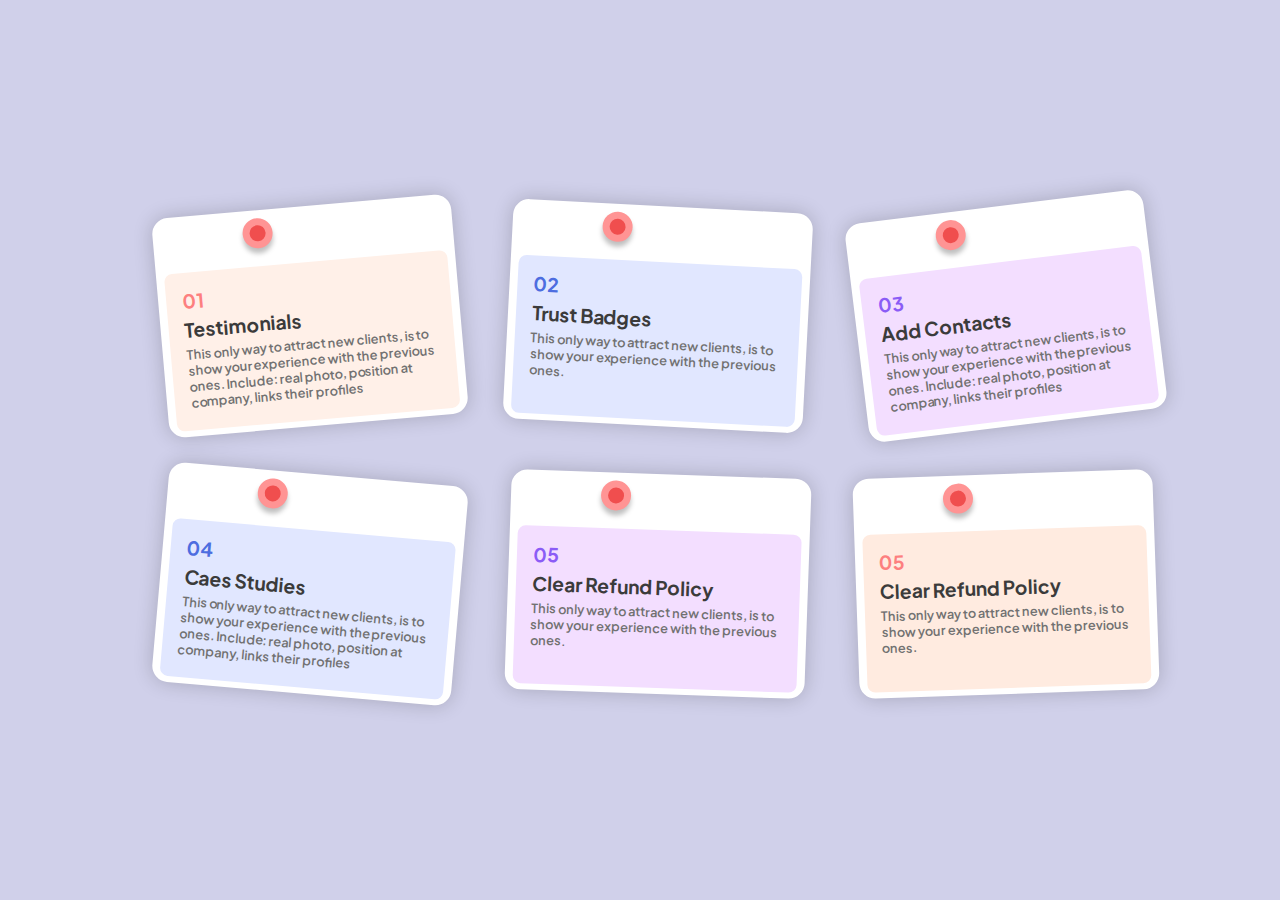
<file: components/vanilla/Cards/Notes_Style_Card/index.html>
<!DOCTYPE html>
<html lang="en">
<head>
    <meta charset="UTF-8">
    <meta name="viewport" content="width=device-width, initial-scale=1.0">
    <title>Stickey Style Notes</title>
    <link rel="stylesheet" href="style.css">
</head>
<body>

    <div class="main_wrapper">
        <div class="notes_container">
            <div class="notes_card card_01">
                <div class="box_01">
                    <div class="box_02"></div>
                </div>
                <div class="inner_content one">
                    <span>01</span>
                    <h3>Testimonials</h3>
                    <p>This only way to attract new clients, is to show your experience with the previous ones. Include: real photo, position at company, links their profiles</p>
                </div>
            </div>
            <div class="notes_card card_02">
                <div class="box_01">
                    <div class="box_02"></div>
                </div>
                <div class="inner_content two">
                    <span>02</span>
                    <h3>Trust Badges</h3>
                    <p>This only way to attract new clients, is to show your experience with the previous ones.</p>
                </div>
            </div>
            <div class="notes_card card_03">
                <div class="box_01">
                    <div class="box_02"></div>
                </div>
                <div class="inner_content three">
                    <span>03</span>
                    <h3>Add Contacts</h3>
                    <p>This only way to attract new clients, is to show your experience with the previous ones. Include: real photo, position at company, links their profiles</p>
                </div>
            </div>
            <div class="notes_card card_04">
                <div class="box_01">
                    <div class="box_02"></div>
                </div>
                <div class="inner_content four">
                    <span>04</span>
                    <h3>Caes Studies</h3>
                    <p>This only way to attract new clients, is to show your experience with the previous ones. Include: real photo, position at company, links their profiles</p>
                </div>
            </div>
            <div class="notes_card card_05">
                <div class="box_01">
                    <div class="box_02"></div>
                </div>
                <div class="inner_content five">
                    <span>05</span>
                    <h3>Clear Refund Policy</h3>
                    <p>This only way to attract new clients, is to show your experience with the previous ones.</p>
                </div>
            </div>
            <div class="notes_card card_06">
                <div class="box_01">
                    <div class="box_02"></div>
                </div>
                <div class="inner_content six">
                    <span>05</span>
                    <h3>Clear Refund Policy</h3>
                    <p>This only way to attract new clients, is to show your experience with the previous ones.</p>
                </div>
            </div>
        </div>
    </div>
    
</body>
</html>
</file>
<file: components/vanilla/Cards/Notes_Style_Card/style.css>
@import url('https://fonts.googleapis.com/css2?family=Plus+Jakarta+Sans:ital,wght@0,200..800;1,200..800&display=swap');

* {
    margin: 0;
    padding: 0;
    box-sizing: border-box;
}

html, body {
    height: 100%;
    width: 100%;
    font-family: "Plus Jakarta Sans", sans-serif;
}

.main_wrapper {
    min-height: 100vh;
    width: 100%;
    background-color: #d0d0ea;
    display: flex;
    align-items: center;
    justify-content: center;
}

.notes_container {
    height: 100%;
    width: 80%;
    padding: 1.5em 2em;
    background-size: cover;
    background-position: center;
    display: grid;
    grid-template-columns: repeat(3, 300px);
    grid-template-rows: repeat(2, 220px);
    gap: 3rem;
}

.notes_card {
    position: relative;
    padding: 3rem 0.5rem 0.4rem 0.5rem;
    background-color: #fff;
    box-shadow: 0 0 20px rgba(0, 0, 0, 0.2);
    border: none;
    border-radius: 1rem;
    transform: rotate(5deg);
    transition: all 0.2s ease-in-out 0s;
    display: flex;
    align-items: flex-end;
    cursor: pointer;
}

.notes_card:hover {
    transform: rotate(-1deg);
}

.notes_card .inner_content {
    height: 95%;
    padding: 1rem;
    margin-top: 0.5rem;
    border-radius: 0.5rem;
}

.inner_content span {
    font-size: 1.2rem;
    font-weight: 700;
    margin-bottom: 0.3rem;
    display: block;
}

.card_01 {
    transform: rotate(-5deg);
}

.card_02 {
    transform: rotate(3deg);
}

.card_03 {
    transform: rotate(-7deg);
}

.card_04 {
    transform: rotate(10
    deg);
}

.card_05 {
    transform: rotate(2deg);
}

.card_06 {
    transform: rotate(-2deg);
}

.one {
    background-color: #fff0e8;
}

.one span {
    color: #fd7f7f;
}

.two {
    background-color: #E1E7FF;
}

.two span {
    color: #4D6DE0;
}

.three {
    background-color: #F3DEFF;
}

.three span {
    color: #8B5CF6;
}

.four {
    background-color: #E1E7FF;
}

.four span {
    color: #4D6DE0;
}

.five {
    background-color: #F3DEFF;
}

.five span {
    color: #8B5CF6;
}

.six {
    background-color: #FFEBE0;
}

.six span {
    color: #fd7f7f;
}

.inner_content h3 {
    font-size: 1.2rem;
    color: #3b3b3b;
    margin-bottom: 0.3rem;
}

.inner_content p {
    font-size: 0.8rem;
    font-weight: 600;
    color: #717171;
}

@media (width < 768px) {
    .notes_container {
        grid-template-columns: repeat(2, 1fr);
        grid-template-rows: repeat(4, 1fr);
    }
}

.box_01 {
    height: 30px;
    width: 30px;
    position: absolute;
    background-color: #ff9494;
    box-shadow: 0 5px 5px rgba(0, 0, 0, 0.25);
    top: 8px;
    left: 30%;
    border: none;
    border-radius: 50%;
    display: flex;
    align-items: center;
    justify-content: center;
}

.box_02 {
    height: 16px;
    width: 16px;
    background-color: #f04e4e;
    border-radius: 50%;
}
</file>
